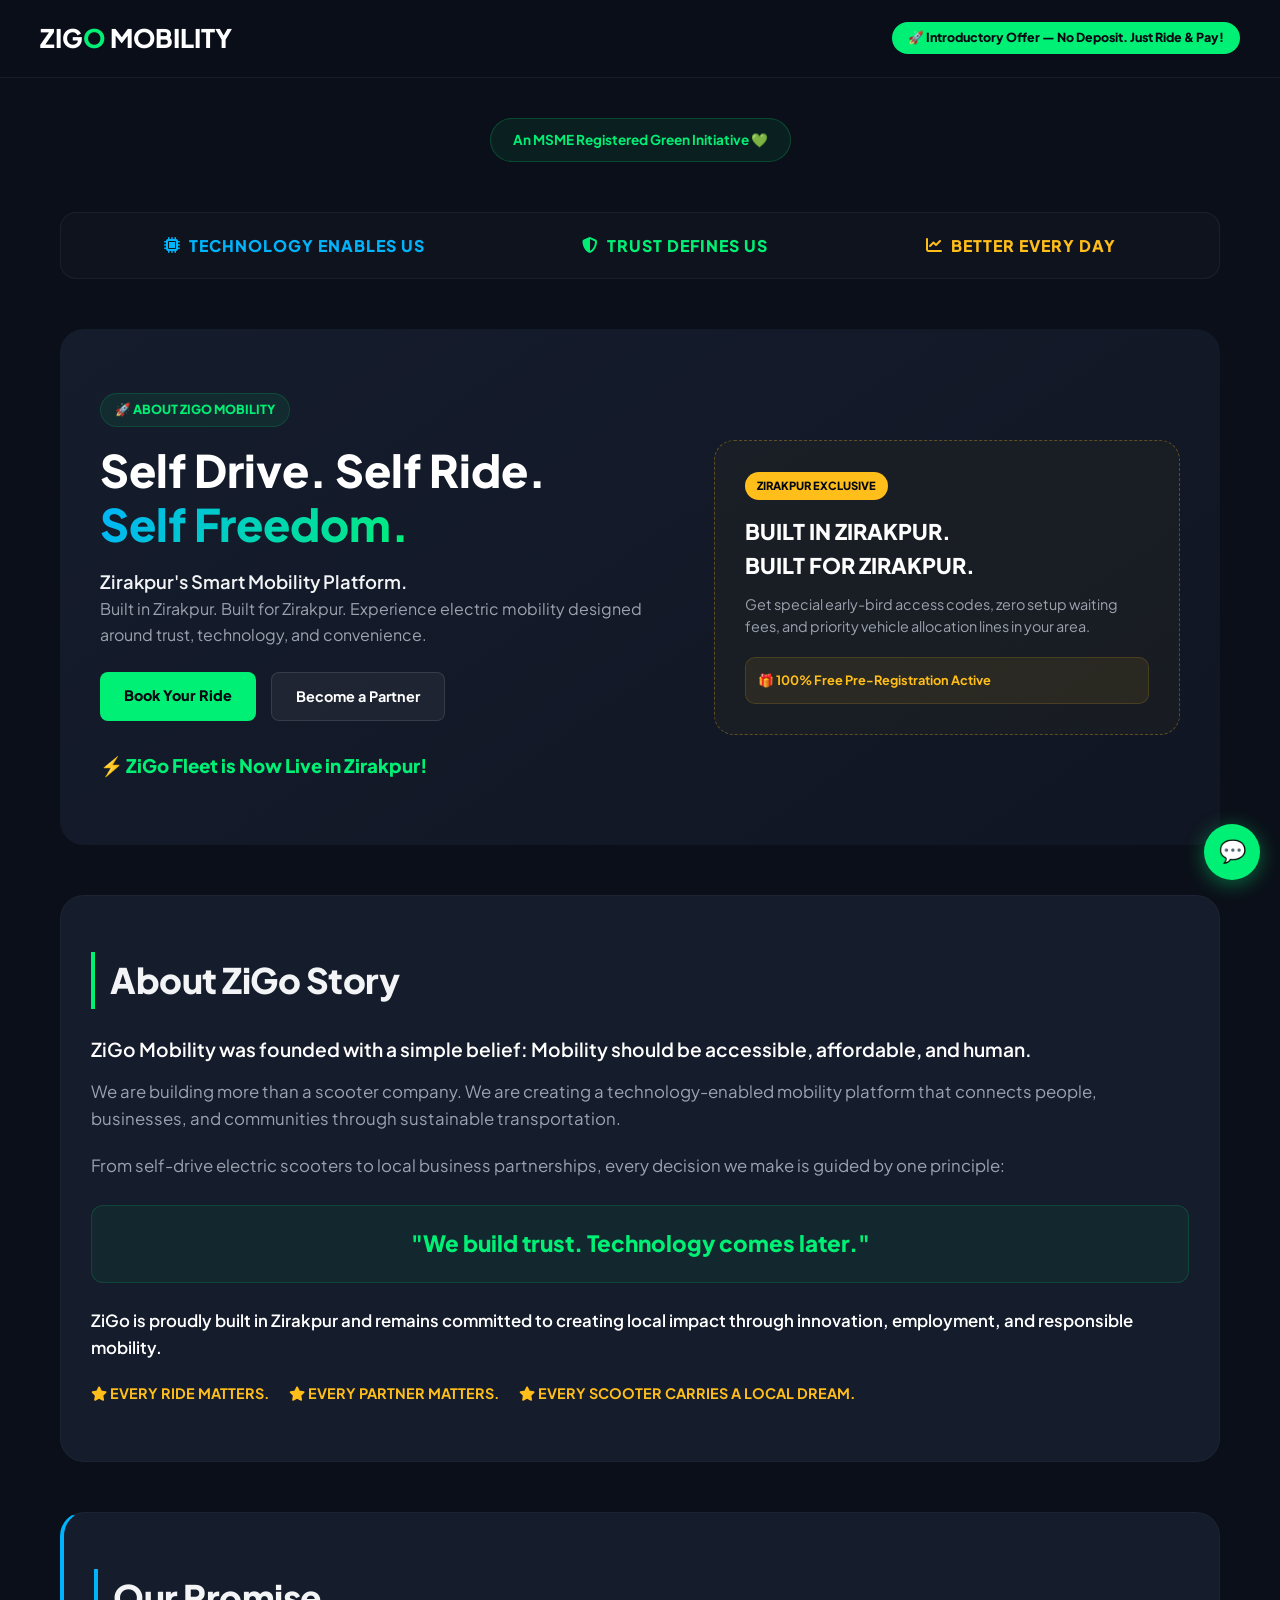
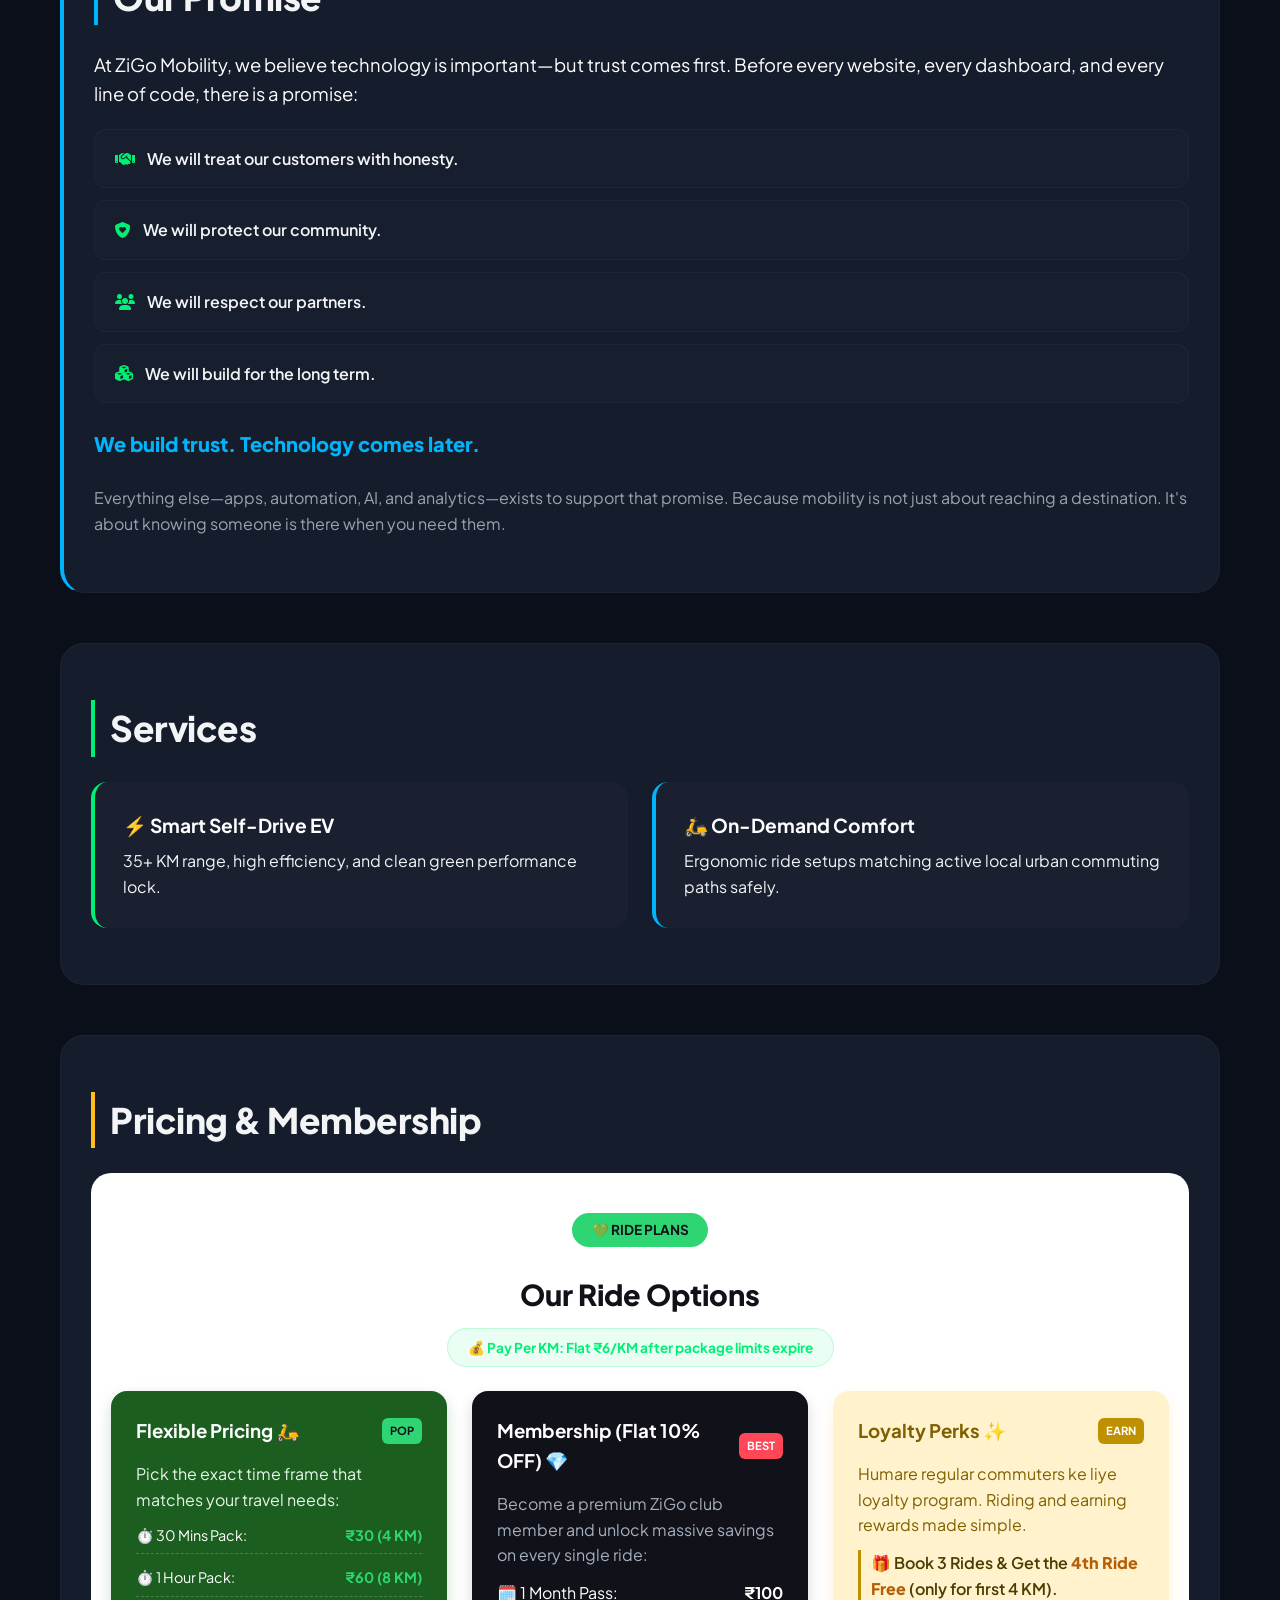
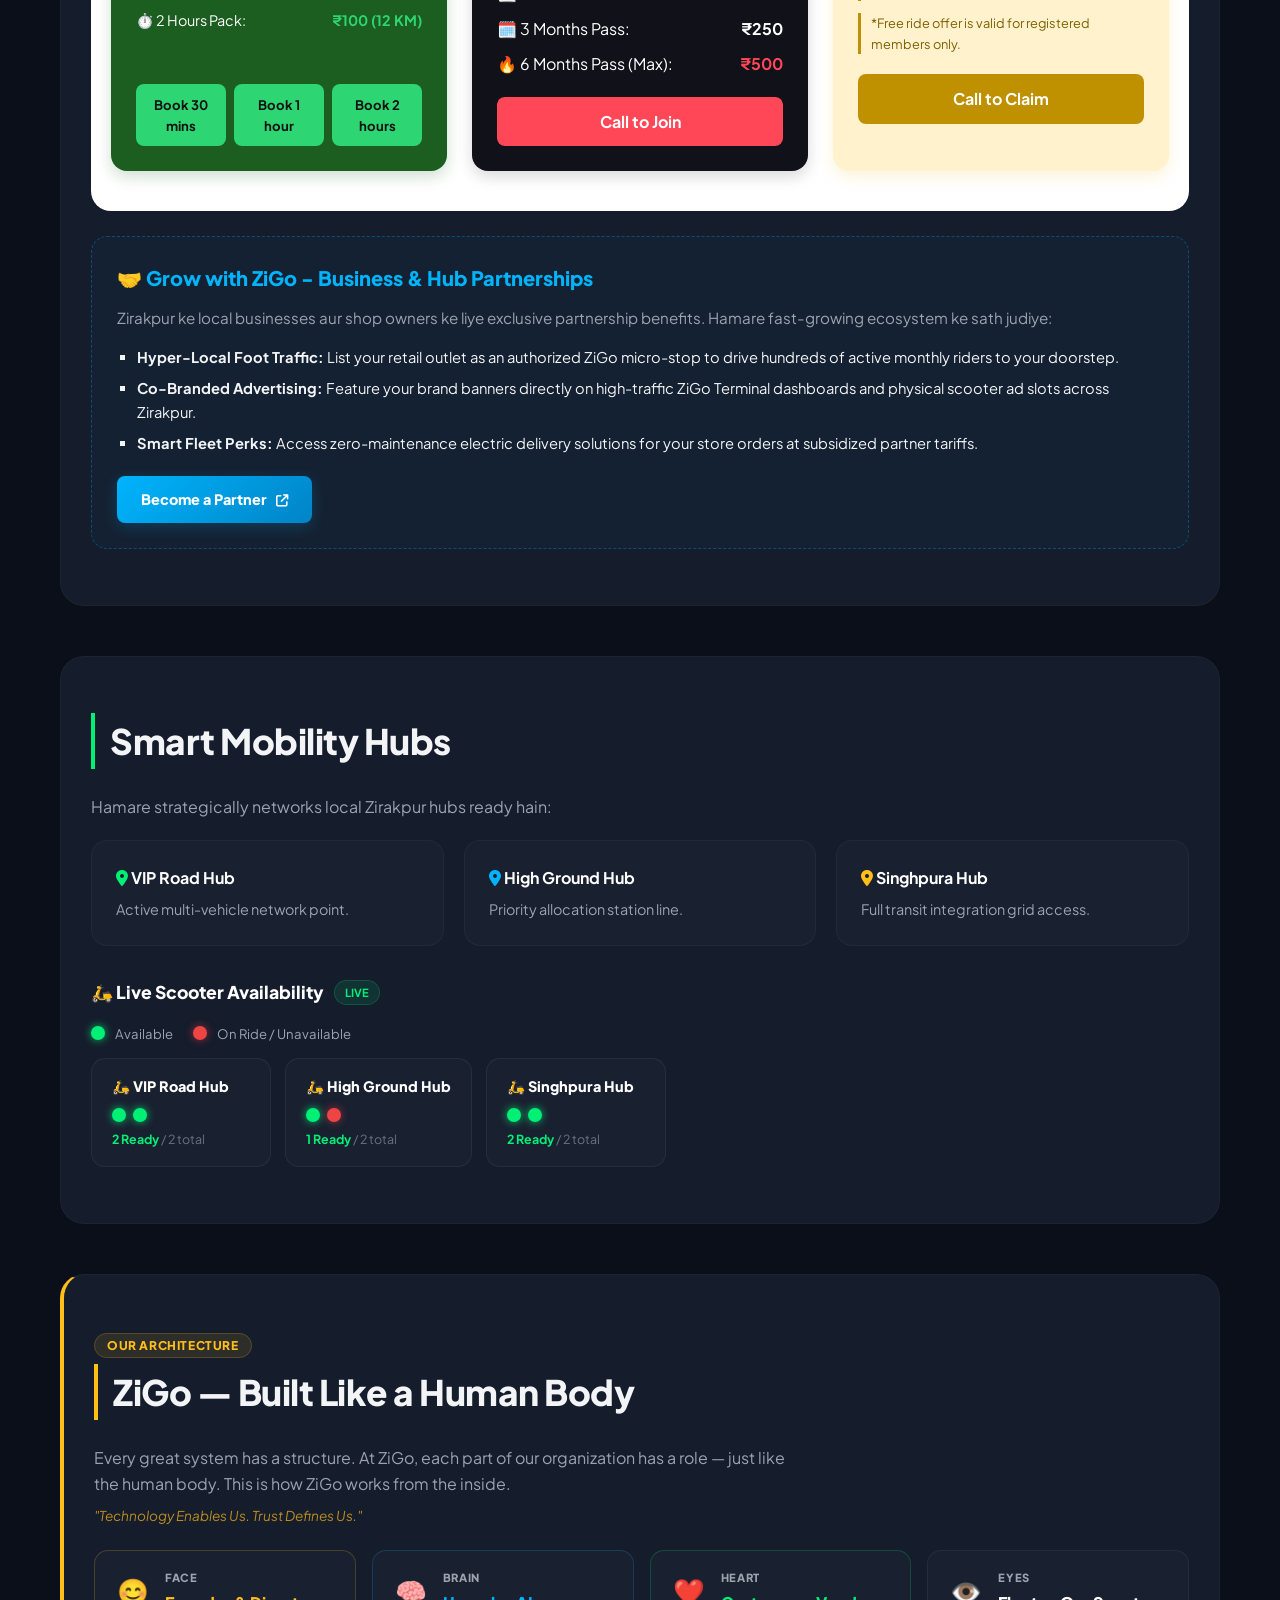
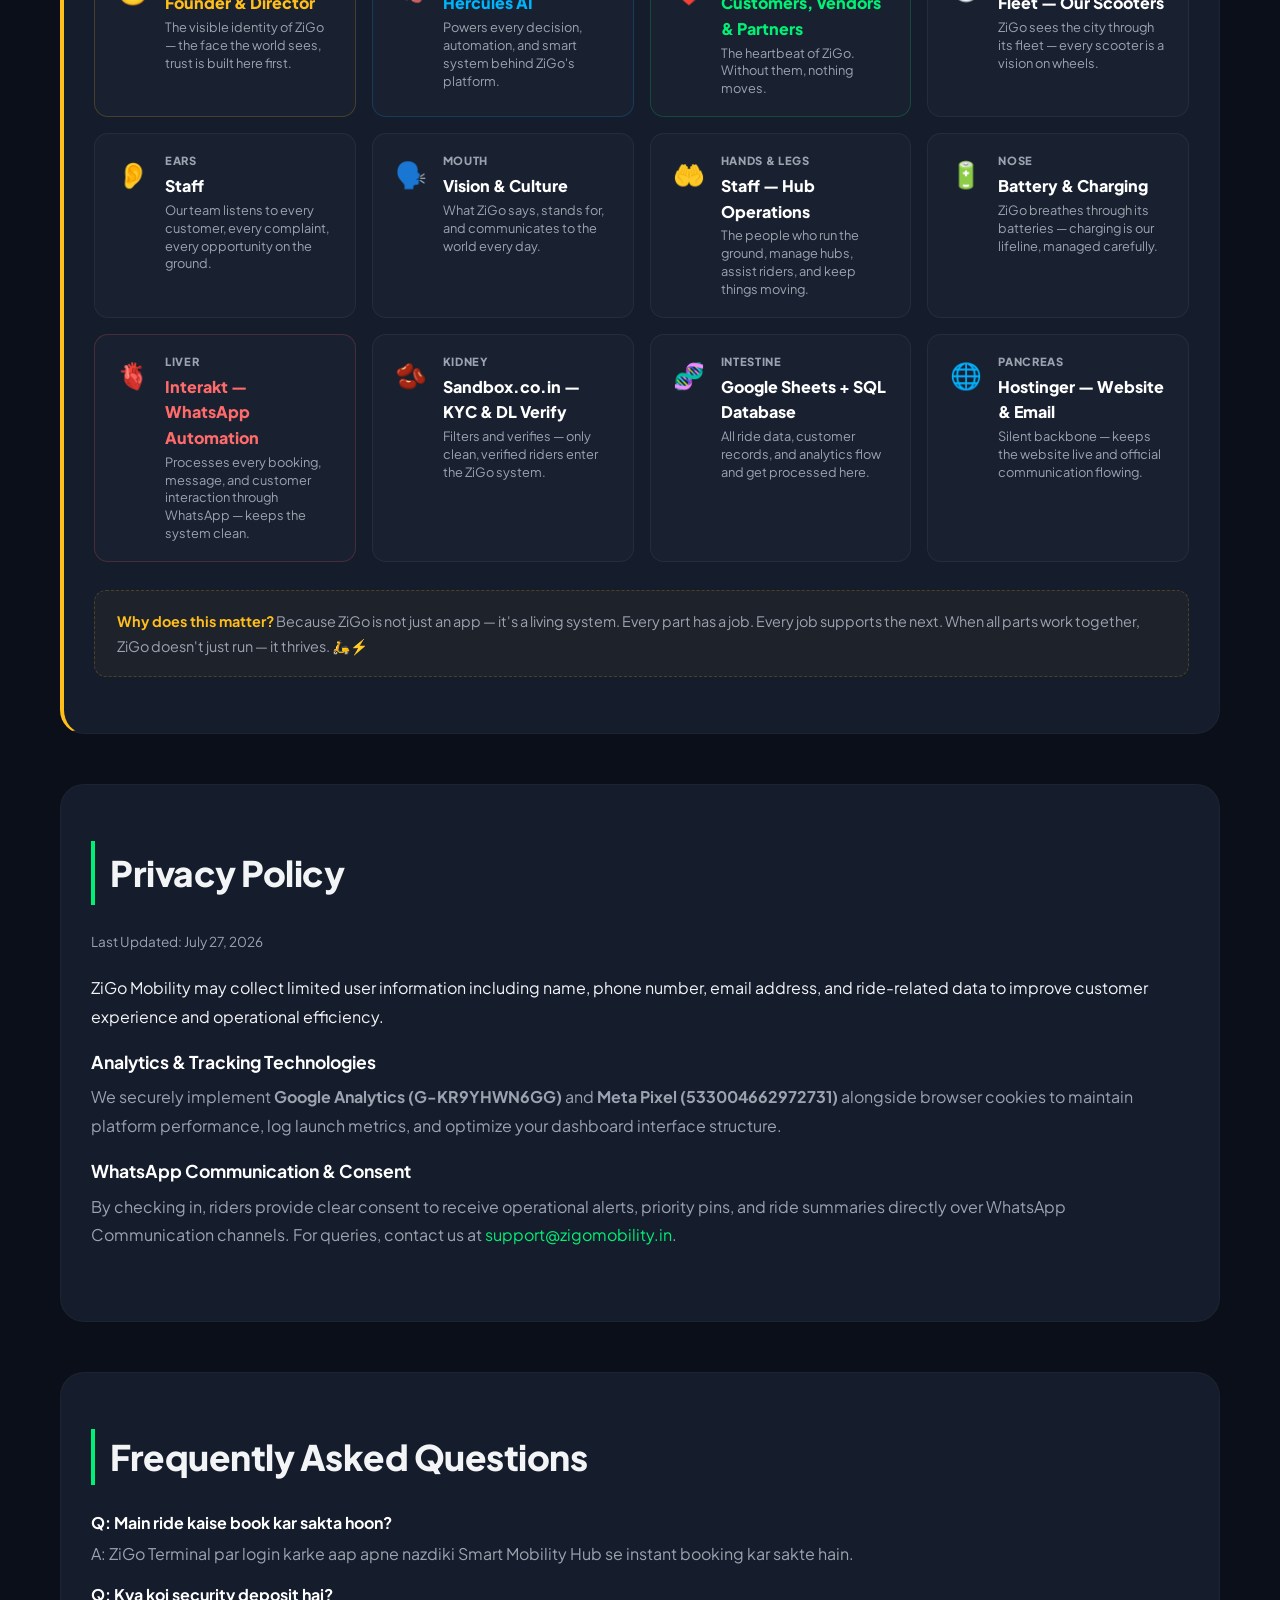
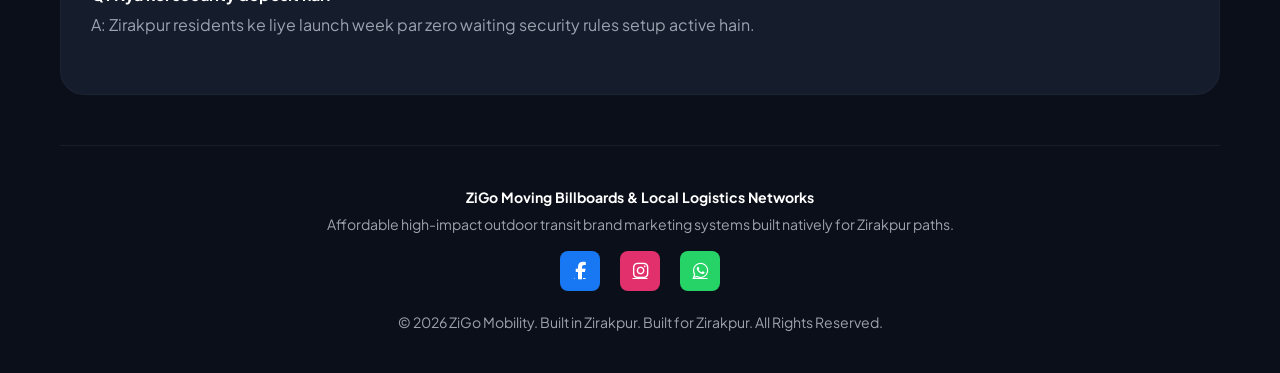
<file: index.html>
<!DOCTYPE html>
<!--
=========================================================
ZiGo Mobility
Version : 4.4 (Scooter Availability + Human Structure Added)
Language: Hindi (Latin) / English Blended
Target Launch Date: August 1, 2026
=========================================================
-->
<html lang="en">
<head>
    <meta charset="UTF-8">
    <meta name="viewport" content="width=device-width, initial-scale=1.0">
    
    <title>ZiGo Mobility — Zirakpur's Smart Mobility Platform</title>
    <meta name="description" content="Zirakpur's Smart Mobility Platform. Built in Zirakpur. Built for Zirakpur. Self-drive electric scooters from Smart Mobility Hubs on VIP Road, High Ground, and Singhpura.">
    <meta name="keywords" content="ZiGo Mobility, electric scooter Zirakpur, self drive EV Zirakpur, bike rental Zirakpur, smart mobility hub, rent scooter VIP road, Singhpura EV hub, High Ground scooter rental">
    <meta name="robots" content="index, follow">

    <meta property="og:type" content="website">
    <meta property="og:url" content="https://www.zigomobility.in/">
    <meta property="og:title" content="ZiGo Mobility — Zirakpur's Smart Mobility Platform">
    <meta property="og:description" content="Zirakpur's Smart Mobility Platform. Built in Zirakpur. Built for Zirakpur. Book your self-drive EV ride from our Smart Mobility Hubs today.">
    <meta property="og:image" content="https://www.zigomobility.in/assets/og-banner.jpg">

    <meta name="twitter:card" content="summary_large_image">
    <meta name="twitter:url" content="https://www.zigomobility.in/">
    <meta name="twitter:title" content="ZiGo Mobility — Zirakpur's Smart Mobility Platform">
    <meta name="twitter:description" content="Self Drive. Self Ride. Self Freedom. Zirakpur's Smart Mobility Platform — Built in Zirakpur. Built for Zirakpur.">
    <meta name="twitter:image" content="https://www.zigomobility.in/assets/og-banner.jpg">

    <meta name="google-site-verification" content="YOUR_GOOGLE_VERIFICATION_CODE_HERE" />
    
    <script async src="https://www.googletagmanager.com/gtag/js?id=G-KR9YHWN6GG"></script>
    <script>
      window.dataLayer = window.dataLayer || [];
      function gtag(){dataLayer.push(arguments);}
      gtag('js', new Date());
      gtag('config', 'G-KR9YHWN6GG');
    </script>

    <link href="https://fonts.googleapis.com/css2?family=Plus+Jakarta+Sans:wght@400;600;700;800&display=swap" rel="stylesheet">
    <link rel="stylesheet" href="https://cdnjs.cloudflare.com/ajax/libs/font-awesome/6.4.0/css/all.min.css">
    
    <script>
        !function(f,b,e,v,n,t,s){
            if(f.fbq) return; n=f.fbq=function(){n.callMethod? n.callMethod.apply(n,arguments):n.queue.push(arguments)};
            if(!f._fbq) f._fbq=n; n.push=n; n.loaded=!0; n.version='2.0'; n.queue=[];
            t=b.createElement(e); t.async=!0; t.src=v; s=b.getElementsByTagName(e)[0]; s.parentNode.insertBefore(t,s);
        }(window, document,'script','https://connect.facebook.net/en_US/fbevents.js');
        fbq('init', '533004662972731');
        fbq('track', 'PageView');
    </script>
    <noscript>
        <img height="1" width="1" style="display:none" src="https://www.facebook.com/tr?id=533004662972731&ev=PageView&noscript=1"/>
    </noscript>

    <style>
        :root {
            --bg-dark: #0b0f19;
            --bg-card: #151c2c;
            --primary-green: #00f076;
            --primary-blue: #00b4fc;
            --accent-gold: #ffbe1a;
            --text-light: #f3f4f6;
            --text-muted: #9ca3af;
        }

        * { margin: 0; padding: 0; box-sizing: border-box; }
        body { 
            font-family: 'Plus Jakarta Sans', sans-serif; 
            background-color: var(--bg-dark); 
            color: var(--text-light); 
            line-height: 1.6; 
        }
        
        .top-ribbon { 
            background: rgba(11, 15, 25, 0.85); 
            backdrop-filter: blur(12px); 
            padding: 18px 24px; 
            position: sticky; 
            top: 0; 
            z-index: 1000; 
            border-bottom: 1px solid rgba(255,255,255,0.06); 
        }
        .nav-container { 
            max-width: 1200px; 
            margin: 0 auto; 
            display: flex; 
            justify-content: space-between; 
            align-items: center; 
        }
        .logo-box { 
            font-size: 1.6rem; 
            font-weight: 800; 
            color: #ffffff; 
            text-decoration: none; 
            text-transform: uppercase; 
        }
        .logo-box span { color: var(--primary-green); }
        
        .main-wrapper { max-width: 1200px; margin: 40px auto; padding: 0 20px; display: flex; flex-direction: column; gap: 50px; }
        
        .intro-banner { 
            background: linear-gradient(145deg, #151c2c 0%, #101623 100%); 
            border-radius: 24px; 
            padding: 4rem 40px; 
            display: flex; 
            justify-content: space-between; 
            align-items: center; 
            flex-wrap: wrap; 
            gap: 30px; 
            text-align: left; 
        }
        .banner-text { flex: 1.3; min-width: 300px; }
        .banner-text h1 { font-size: 2.8rem; font-weight: 800; color: #ffffff; margin-bottom: 16px; line-height: 1.2; }
        .banner-text h1 span { background: linear-gradient(120deg, var(--primary-blue), var(--primary-green)); -webkit-background-clip: text; -webkit-text-fill-color: transparent; }
        
        .motto-bar {
            display: flex;
            justify-content: space-around;
            padding: 20px 30px;
            background: rgba(255,255,255,0.02);
            border: 1px solid rgba(255,255,255,0.05);
            border-radius: 16px;
            flex-wrap: wrap;
            gap: 12px;
        }
        .motto-item { font-weight: 800; text-transform: uppercase; letter-spacing: 1px; display: flex; align-items: center; gap: 8px; }
        .motto-enables { color: var(--primary-blue); }
        .motto-defines { color: var(--primary-green); }
        .motto-everyday { color: var(--accent-gold); }

        .timer-grid { display: flex; gap: 14px; margin-top: 15px; flex-wrap: wrap; }
        .timer-block { 
            background: rgba(11,15,25,0.6); 
            min-width: 75px; 
            padding: 12px; 
            border-radius: 12px; 
            border-bottom: 3px solid var(--primary-green); 
            text-align: center; 
        }
        .timer-number { font-size: 1.7rem; font-weight: 800; color: var(--primary-green); display: block; }
        .timer-label { font-size: 0.65rem; text-transform: uppercase; color: var(--text-muted); }

        .resident-badge-box { 
            flex: 0.9; 
            min-width: 290px; 
            background: rgba(255, 190, 26, 0.03); 
            border: 1px dashed rgba(255, 190, 26, 0.3); 
            border-radius: 20px; 
            padding: 30px; 
        }

        .msme-badge { 
            background: rgba(0, 240, 118, 0.08); 
            color: var(--primary-green); 
            padding: 10px 22px; 
            border-radius: 50px; 
            display: inline-block; 
            font-size: 0.85rem; 
            font-weight: 700; 
            border: 1px solid rgba(0, 240, 118, 0.2);
        }

        .dark-glass-card {
            background: var(--bg-card);
            border-radius: 24px;
            padding: 3.5rem 30px;
            border: 1px solid rgba(255,255,255,0.03);
            text-align: left;
        }

        .section-title {
            font-size: 2.2rem;
            font-weight: 800;
            margin-bottom: 25px;
            letter-spacing: -0.5px;
            position: relative;
            padding-left: 15px;
            border-left: 4px solid var(--primary-green);
        }

        .promise-line {
            background: rgba(255,255,255,0.01);
            border: 1px solid rgba(255,255,255,0.03);
            padding: 16px 20px;
            border-radius: 12px;
            margin-bottom: 12px;
            font-weight: 600;
            display: flex;
            align-items: center;
            gap: 12px;
        }
        .promise-line i { color: var(--primary-green); }

        .hub-grid {
            display: grid;
            grid-template-columns: repeat(auto-fit, minmax(250px, 1fr));
            gap: 20px;
            margin-top: 20px;
        }
        .hub-card {
            background: rgba(255,255,255,0.02);
            border: 1px solid rgba(255,255,255,0.04);
            padding: 24px;
            border-radius: 16px;
            transition: transform 0.3s;
        }
        .hub-card:hover {
            transform: translateY(-5px);
            border-color: var(--primary-blue);
        }

        /* Ride Plans */
        .pay-per-km-badge {
            background: rgba(0, 240, 118, 0.08);
            color: var(--primary-green);
            border: 1px solid rgba(0, 240, 118, 0.2);
            padding: 8px 20px;
            border-radius: 50px;
            font-size: 0.85rem;
            font-weight: 700;
            display: inline-block;
        }
        .plan-btn {
            border: none;
            padding: 10px 14px;
            border-radius: 8px;
            font-weight: 700;
            font-size: 0.82rem;
            cursor: pointer;
            flex: 1;
            transition: opacity 0.2s;
        }
        .plan-btn:hover { opacity: 0.85; }
        .plan-actions {
            display: flex;
            gap: 8px;
            flex-wrap: wrap;
            padding-top: 20px;
        }

        /* Scooter dots */
        .scooter-dot {
            display: inline-block;
            width: 14px;
            height: 14px;
            border-radius: 50%;
            margin-right: 4px;
            vertical-align: middle;
        }
        .dot-green {
            background: #00f076;
            box-shadow: 0 0 8px rgba(0,240,118,0.8);
        }
        .dot-red {
            background: #ef4444;
            box-shadow: 0 0 8px rgba(239,68,68,0.6);
        }

        /* Human Structure grid */
        .body-grid {
            display: grid;
            grid-template-columns: repeat(auto-fit, minmax(220px, 1fr));
            gap: 16px;
            margin-top: 24px;
        }
        .body-part {
            background: rgba(255,255,255,0.02);
            border: 1px solid rgba(255,255,255,0.05);
            border-radius: 14px;
            padding: 18px 20px;
            display: flex;
            align-items: flex-start;
            gap: 14px;
            transition: border-color 0.2s;
        }
        .body-part:hover { border-color: rgba(0,240,118,0.3); }
        .body-icon {
            font-size: 1.6rem;
            min-width: 36px;
            text-align: center;
            margin-top: 2px;
        }
        .body-label { font-size: 0.7rem; font-weight: 800; text-transform: uppercase; letter-spacing: 0.06em; color: var(--text-muted); margin-bottom: 3px; }
        .body-name { font-size: 1rem; font-weight: 800; color: #ffffff; margin-bottom: 3px; }
        .body-desc { font-size: 0.8rem; color: var(--text-muted); line-height: 1.4; }

        /* Mobile responsive */
        @media (max-width: 768px) {
            .intro-banner { padding: 2rem 20px; }
            .banner-text h1 { font-size: 2rem; }
            .section-title { font-size: 1.6rem; }
            .dark-glass-card { padding: 2rem 20px; }
            .motto-bar { flex-direction: column; align-items: flex-start; padding: 16px 20px; }
        }
    </style>
</head>
<body>

    <header class="top-ribbon">
        <div class="nav-container">
            <a href="#" class="logo-box">ZiG<span>o</span> Mobility</a>
            <div style="background: #00f076; color: #040811; padding: 6px 16px; border-radius: 50px; font-size: 0.78rem; font-weight: 800;">🚀 Introductory Offer — No Deposit. Just Ride & Pay!</div>
        </div>
    </header>

    <div class="main-wrapper">
        <center>
            <div class="msme-badge">An MSME Registered Green Initiative 💚</div>
        </center>

        <!-- Mottos -->
        <div class="motto-bar">
            <div class="motto-item motto-enables"><i class="fa-solid fa-microchip"></i> Technology Enables Us</div>
            <div class="motto-item motto-defines"><i class="fa-solid fa-shield-halved"></i> Trust Defines Us</div>
            <div class="motto-item motto-everyday"><i class="fa-solid fa-chart-line"></i> Better Every Day</div>
        </div>

        <!-- 1. HERO -->
        <div class="intro-banner">
            <div class="banner-text">
                <div style="background: rgba(0, 240, 118, 0.08); color: var(--primary-green); border: 1px solid rgba(0, 240, 118, 0.15); padding: 6px 14px; border-radius: 50px; display: inline-block; font-size: 0.78rem; font-weight: 800; margin-bottom: 16px; text-transform: uppercase;">🚀 About ZiGo Mobility</div>
                <h1>Self Drive. Self Ride.<br><span>Self Freedom.</span></h1>
                <p style="margin-top: 12px; font-size: 1.15rem; color: var(--text-light); font-weight: 600;">Zirakpur's Smart Mobility Platform.</p>
                <p style="margin-bottom: 25px; color: var(--text-muted);">Built in Zirakpur. Built for Zirakpur. Experience electric mobility designed around trust, technology, and convenience.</p>

                <div style="display: flex; gap: 15px; margin-bottom: 30px; flex-wrap: wrap;">
                    <a href="https://zigo-bot.onhercules.app/book" style="background: var(--primary-green); color: #040811; border:none; padding: 12px 24px; border-radius: 8px; font-weight: 800; cursor:pointer; font-size: 0.9rem; text-decoration: none; display: inline-block;">Book Your Ride</a>
                    <a href="https://www.zigomobility.in/partners" target="_blank" style="background: rgba(255,255,255,0.05); color: #ffffff; border: 1px solid rgba(255,255,255,0.1); padding: 12px 24px; border-radius: 8px; font-weight: 700; text-decoration: none; font-size: 0.9rem;">Become a Partner</a>
                </div>

                <div id="countdown-container">
                    <span style="font-size: 0.75rem; text-transform: uppercase; font-weight: 700; color: var(--text-muted); letter-spacing: 1px;">⏳ Big Launch Countdown</span>
                    <div class="timer-grid">
                        <div class="timer-block"><span id="days" class="timer-number">00</span><span class="timer-label">Days</span></div>
                        <div class="timer-block"><span id="hours" class="timer-number">00</span><span class="timer-label">Hrs</span></div>
                        <div class="timer-block"><span id="minutes" class="timer-number">00</span><span class="timer-label">Mins</span></div>
                        <div class="timer-block"><span id="seconds" class="timer-number">00</span><span class="timer-label">Secs</span></div>
                    </div>
                </div>
            </div>

            <div class="resident-badge-box">
                <div style="background: var(--accent-gold); color: #040811; padding: 5px 12px; font-size: 0.7rem; font-weight: 800; text-transform: uppercase; border-radius: 20px; display: inline-block;">Zirakpur Exclusive</div>
                <h3 style="color: #ffffff; font-size: 1.35rem; font-weight: 800; margin-top: 15px; margin-bottom: 10px;">BUILT IN ZIRAKPUR.<br>BUILT FOR ZIRAKPUR.</h3>
                <p style="color: var(--text-muted); font-size: 0.9rem; line-height: 1.5;">Get special early-bird access codes, zero setup waiting fees, and priority vehicle allocation lines in your area.</p>
                <div style="margin-top: 20px; font-size: 0.8rem; background: rgba(255, 190, 26, 0.08); border: 1px solid rgba(255, 190, 26, 0.15); padding: 12px; border-radius: 10px; font-weight: bold; color: var(--accent-gold);">🎁 100% Free Pre-Registration Active</div>
            </div>
        </div>

        <!-- 2. ABOUT -->
        <div class="dark-glass-card">
            <h2 class="section-title">About ZiGo Story</h2>
            <p style="font-size: 1.2rem; color: #ffffff; margin-bottom: 15px; font-weight: 600;">ZiGo Mobility was founded with a simple belief: Mobility should be accessible, affordable, and human.</p>
            <p style="color: var(--text-muted); margin-bottom: 20px; font-size: 1.05rem;">We are building more than a scooter company. We are creating a technology-enabled mobility platform that connects people, businesses, and communities through sustainable transportation.</p>
            <p style="color: var(--text-muted); margin-bottom: 25px; font-size: 1.05rem;">From self-drive electric scooters to local business partnerships, every decision we make is guided by one principle:</p>
            <div style="background: rgba(0, 240, 118, 0.05); border: 1px solid rgba(0, 240, 118, 0.15); padding: 20px; border-radius: 12px; margin-bottom: 25px; text-align: center;">
                <h3 style="color: var(--primary-green); font-size: 1.4rem; font-weight: 800;">"We build trust. Technology comes later."</h3>
            </div>
            <p style="color: #ffffff; font-weight: 600; font-size: 1.05rem; margin-bottom: 15px;">ZiGo is proudly built in Zirakpur and remains committed to creating local impact through innovation, employment, and responsible mobility.</p>
            <div style="display: flex; flex-wrap: wrap; gap: 20px; margin-top: 20px; color: var(--accent-gold); font-weight: 700; text-transform: uppercase; font-size: 0.9rem;">
                <div><i class="fa-solid fa-star"></i> Every ride matters.</div>
                <div><i class="fa-solid fa-star"></i> Every partner matters.</div>
                <div><i class="fa-solid fa-star"></i> Every scooter carries a local dream.</div>
            </div>
        </div>

        <!-- 3. PROMISE -->
        <div class="dark-glass-card" style="border-left: 4px solid var(--primary-blue);">
            <h2 class="section-title" style="border-left: 4px solid var(--primary-blue);">Our Promise</h2>
            <p style="font-size: 1.15rem; color: #ffffff; margin-bottom: 20px;">At ZiGo Mobility, we believe technology is important—but trust comes first. Before every website, every dashboard, and every line of code, there is a promise:</p>
            <div class="promise-line"><i class="fa-solid fa-handshake"></i> We will treat our customers with honesty.</div>
            <div class="promise-line"><i class="fa-solid fa-shield-heart"></i> We will protect our community.</div>
            <div class="promise-line"><i class="fa-solid fa-users"></i> We will respect our partners.</div>
            <div class="promise-line"><i class="fa-solid fa-cubes"></i> We will build for the long term.</div>
            <div style="margin: 25px 0; font-size: 1.25rem; font-weight: 800; color: var(--primary-blue);">We build trust. Technology comes later.</div>
            <p style="color: var(--text-muted); font-size: 1rem;">Everything else—apps, automation, AI, and analytics—exists to support that promise. Because mobility is not just about reaching a destination. It's about knowing someone is there when you need them.</p>
        </div>

        <!-- 4. SERVICES -->
        <div class="dark-glass-card">
            <h2 class="section-title">Services</h2>
            <div style="display: grid; grid-template-columns: repeat(auto-fit, minmax(280px, 1fr)); gap: 24px;">
                <div style="background: rgba(255,255,255,0.02); padding:28px; border-radius:16px; border-left:4px solid var(--primary-green);">
                    <strong style="display:block; margin-bottom:8px; color:#ffffff; font-size:1.2rem;">⚡ Smart Self-Drive EV</strong>35+ KM range, high efficiency, and clean green performance lock.
                </div>
                <div style="background: rgba(255,255,255,0.02); padding:28px; border-radius:16px; border-left:4px solid var(--primary-blue);">
                    <strong style="display:block; margin-bottom:8px; color:#ffffff; font-size:1.2rem;">🛵 On-Demand Comfort</strong>Ergonomic ride setups matching active local urban commuting paths safely.
                </div>
            </div>
        </div>

        <!-- 5. PRICING, MEMBERSHIP & LOYALTY -->
        <div class="dark-glass-card">
            <h2 class="section-title" style="border-left: 4px solid var(--accent-gold);">Pricing & Membership</h2>

            <!-- Ride Plans embed -->
            <div id="membership-loyalty" style="background:#ffffff; border-radius:20px; padding:2.5rem 20px; width:100%; margin:10px 0;">
                <div style="width:100%; display:flex; justify-content:center; margin-bottom:1.5rem;">
                    <div style="background:#2ed573; color:#111119; padding:0.4rem 1.2rem; border-radius:50px; font-weight:700; text-transform:uppercase; font-size:0.85rem;">💚 Ride Plans</div>
                </div>
                <h2 style="font-size:1.8rem; font-weight:800; color:#111119; margin-bottom:10px; text-align:center;">Our Ride Options</h2>

                <div style="width:100%; display:flex; justify-content:center; margin-bottom:1.5rem;">
                    <div class="pay-per-km-badge">💰 Pay Per KM: Flat ₹6/KM after package limits expire</div>
                </div>

                <div style="display:flex; flex-wrap:wrap; gap:25px; justify-content:center;">

                    <!-- Flexible card -->
                    <div style="flex:1; min-width:280px; max-width:360px; background:#1b5e20; color:#fff; padding:25px; border-radius:16px; box-shadow:0 6px 15px rgba(27,94,32,0.2); display:flex; flex-direction:column;">
                        <div>
                            <div style="display:flex; justify-content:space-between; align-items:center; margin-bottom:15px;">
                                <h3 style="margin:0;">Flexible Pricing 🛵</h3>
                                <span style="background:#2ed573; color:#111; padding:4px 8px; border-radius:6px; font-size:0.7rem; font-weight:bold;">POP</span>
                            </div>
                            <p style="color:#e8f5e9;">Pick the exact time frame that matches your travel needs:</p>
                            <ul style="list-style:none; padding:0; margin:12px 0 0; font-size:0.9rem; display:flex; flex-direction:column; gap:12px;">
                                <li style="border-bottom:1px dashed rgba(255,255,255,0.2); padding-bottom:6px;"><div style="display:flex;justify-content:space-between;"><span>⏱️ 30 Mins Pack:</span><strong style="color:#2ed573">₹30 (4 KM)</strong></div></li>
                                <li style="border-bottom:1px dashed rgba(255,255,255,0.2); padding-bottom:6px;"><div style="display:flex;justify-content:space-between;"><span>⏱️ 1 Hour Pack:</span><strong style="color:#2ed573">₹60 (8 KM)</strong></div></li>
                                <li style="padding-bottom:4px;"><div style="display:flex;justify-content:space-between;"><span>⏱️ 2 Hours Pack:</span><strong style="color:#2ed573">₹100 (12 KM)</strong></div></li>
                            </ul>
                        </div>
                        <div class="plan-actions" style="margin-top: auto;">
                            <a href="https://zigo-bot.onhercules.app/book" class="plan-btn" style="background:#2ed573;color:#111; text-decoration:none; text-align:center;">Book 30 mins</a>
                            <a href="https://zigo-bot.onhercules.app/book" class="plan-btn" style="background:#2ed573;color:#111; text-decoration:none; text-align:center;">Book 1 hour</a>
                            <a href="https://zigo-bot.onhercules.app/book" class="plan-btn" style="background:#2ed573;color:#111; text-decoration:none; text-align:center;">Book 2 hours</a>
                        </div>
                    </div>

                    <!-- Membership card -->
                    <div style="flex:1; min-width:280px; max-width:360px; background:#111119; color:#fff; padding:25px; border-radius:16px; box-shadow:0 6px 15px rgba(0,0,0,0.15); display:flex; flex-direction:column;">
                        <div>
                            <div style="display:flex; justify-content:space-between; align-items:center; margin-bottom:15px;">
                                <h3 style="margin:0;">Membership (Flat 10% OFF) 💎</h3>
                                <span style="background:#ff4757;color:#fff; padding:4px 8px; border-radius:6px; font-size:0.7rem; font-weight:bold;">BEST</span>
                            </div>
                            <p style="color:#a4b0be;">Become a premium ZiGo club member and unlock massive savings on every single ride:</p>
                            <ul style="list-style:none; padding:0; margin:12px 0 0; display:flex; flex-direction:column; gap:10px;">
                                <li style="display:flex; justify-content:space-between;"><span>🗓️ 1 Month Pass:</span><strong>₹100</strong></li>
                                <li style="display:flex; justify-content:space-between;"><span>🗓️ 3 Months Pass:</span><strong>₹250</strong></li>
                                <li style="display:flex; justify-content:space-between;"><span>🔥 6 Months Pass (Max):</span><strong style="color:#ff4757;">₹500</strong></li>
                            </ul>
                        </div>
                        <a href="tel:7696832969" style="text-decoration:none; display:block; background:#ff4757; color:#fff; text-align:center; padding:12px; border-radius:8px; font-weight:700; margin-top:auto; margin-top:20px;">Call to Join</a>
                    </div>

                    <!-- Loyalty card -->
                    <div style="flex:1; min-width:280px; max-width:360px; background:#fff2cc; color:#7f6000; padding:25px; border-radius:16px; box-shadow:0 6px 15px rgba(230,184,0,0.15); display:flex; flex-direction:column;">
                        <div>
                            <div style="display:flex; justify-content:space-between; align-items:center; margin-bottom:15px;">
                                <h3 style="margin:0;">Loyalty Perks ✨</h3>
                                <span style="background:#bf9000;color:#fff; padding:4px 8px; border-radius:6px; font-size:0.7rem; font-weight:bold;">EARN</span>
                            </div>
                            <p style="color:#7f6000;">Humare regular commuters ke liye loyalty program. Riding and earning rewards made simple.</p>
                            <ul style="list-style:none; padding:0; margin:12px 0 0; display:flex; flex-direction:column; gap:12px; color:#4c3c00; font-weight:600;">
                                <li style="border-left:3px solid #bf9000; padding-left:10px;">🎁 Book 3 Rides & Get the <span style="color:#b45f06; font-weight:800;">4th Ride Free</span> (only for first 4 KM).</li>
                                <li style="border-left:3px solid #bf9000; padding-left:10px; font-size:0.8rem; color:#7f6000; font-weight:normal;">*Free ride offer is valid for registered members only.</li>
                            </ul>
                        </div>
                        <a href="tel:7696832969" style="text-decoration:none; display:block; background:#bf9000; color:#fff; text-align:center; padding:12px; border-radius:8px; font-weight:700; margin-top:20px;">Call to Claim</a>
                    </div>

                </div>
            </div>

            <!-- Business Partnerships -->
            <div style="background: rgba(0, 180, 252, 0.03); border: 1px dashed rgba(0, 180, 252, 0.3); padding: 25px; border-radius: 16px; margin-top: 25px;">
                <h4 style="color: var(--primary-blue); font-size: 1.25rem; margin-bottom: 12px; font-weight: 800;">🤝 Grow with ZiGo - Business & Hub Partnerships</h4>
                <p style="color: var(--text-muted); margin-bottom: 15px; font-size: 0.95rem;">Zirakpur ke local businesses aur shop owners ke liye exclusive partnership benefits. Hamare fast-growing ecosystem ke sath judiye:</p>
                <ul style="margin-left: 20px; margin-bottom: 20px; color: var(--text-light); display: flex; flex-direction: column; gap: 8px; font-size: 0.92rem; list-style-type: square;">
                    <li><strong>Hyper-Local Foot Traffic:</strong> List your retail outlet as an authorized ZiGo micro-stop to drive hundreds of active monthly riders to your doorstep.</li>
                    <li><strong>Co-Branded Advertising:</strong> Feature your brand banners directly on high-traffic ZiGo Terminal dashboards and physical scooter ad slots across Zirakpur.</li>
                    <li><strong>Smart Fleet Perks:</strong> Access zero-maintenance electric delivery solutions for your store orders at subsidized partner tariffs.</li>
                </ul>
                <a href="https://www.zigomobility.in/partners" target="_blank" style="background: linear-gradient(135deg, var(--primary-blue) 0%, #0084c7 100%); color: #ffffff; padding: 12px 24px; border-radius: 8px; font-weight: 800; text-decoration: none; font-size: 0.9rem; display: inline-block; box-shadow: 0 4px 15px rgba(0, 180, 252, 0.2);">
                    Become a Partner <i class="fa-solid fa-arrow-up-right-from-square" style="font-size: 0.78rem; margin-left: 6px;"></i>
                </a>
            </div>
        </div>

        <!-- 6. SMART MOBILITY HUBS + LIVE SCOOTER AVAILABILITY -->
        <div class="dark-glass-card">
            <h2 class="section-title">Smart Mobility Hubs</h2>
            <p style="color: var(--text-muted); margin-bottom: 20px;">Hamare strategically networks local Zirakpur hubs ready hain:</p>
            <div class="hub-grid">
                <div class="hub-card">
                    <h4 style="color: #ffffff; margin-bottom: 8px;"><i class="fa-solid fa-location-dot" style="color:var(--primary-green)"></i> VIP Road Hub</h4>
                    <p style="font-size:0.9rem; color: var(--text-muted);">Active multi-vehicle network point.</p>
                </div>
                <div class="hub-card">
                    <h4 style="color: #ffffff; margin-bottom: 8px;"><i class="fa-solid fa-location-dot" style="color:var(--primary-blue)"></i> High Ground Hub</h4>
                    <p style="font-size:0.9rem; color: var(--text-muted);">Priority allocation station line.</p>
                </div>
                <div class="hub-card">
                    <h4 style="color: #ffffff; margin-bottom: 8px;"><i class="fa-solid fa-location-dot" style="color:var(--accent-gold)"></i> Singhpura Hub</h4>
                    <p style="font-size:0.9rem; color: var(--text-muted);">Full transit integration grid access.</p>
                </div>
            </div>

            <!-- ===== LIVE SCOOTER AVAILABILITY ===== -->
            <!-- TO UPDATE: Change data-available="X" for each hub below -->
            <!-- data-available = scooters ready to ride right now -->
            <!-- data-total = total scooters at that hub -->
            <div style="margin-top: 32px;">
                <div style="display: flex; align-items: center; gap: 10px; margin-bottom: 16px;">
                    <h3 style="color: #ffffff; font-size: 1.1rem; font-weight: 800;">🛵 Live Scooter Availability</h3>
                    <span style="background: rgba(0,240,118,0.1); color: var(--primary-green); font-size: 0.7rem; font-weight: 700; padding: 3px 10px; border-radius: 20px; border: 1px solid rgba(0,240,118,0.2);">LIVE</span>
                </div>
                <div style="display: flex; gap: 6px; align-items: center; margin-bottom: 14px;">
                    <span class="scooter-dot dot-green"></span><span style="color: var(--text-muted); font-size: 0.82rem; margin-right: 14px;">Available</span>
                    <span class="scooter-dot dot-red"></span><span style="color: var(--text-muted); font-size: 0.82rem;">On Ride / Unavailable</span>
                </div>

                <div style="display: flex; flex-wrap: wrap; gap: 14px;" id="scooter-hub-container">

                    <!-- HUB 1: VIP Road — update data-available to change dots -->
                    <div class="hub-availability-card" data-hub="VIP Road Hub" data-available="2" data-total="2"
                        style="background: rgba(255,255,255,0.02); border: 1px solid rgba(255,255,255,0.06); border-radius: 14px; padding: 16px 20px; min-width: 180px;">
                    </div>

                    <!-- HUB 2: High Ground — update data-available to change dots -->
                    <div class="hub-availability-card" data-hub="High Ground Hub" data-available="1" data-total="2"
                        style="background: rgba(255,255,255,0.02); border: 1px solid rgba(255,255,255,0.06); border-radius: 14px; padding: 16px 20px; min-width: 180px;">
                    </div>

                    <!-- HUB 3: Singhpura — update data-available to change dots -->
                    <div class="hub-availability-card" data-hub="Singhpura Hub" data-available="2" data-total="2"
                        style="background: rgba(255,255,255,0.02); border: 1px solid rgba(255,255,255,0.06); border-radius: 14px; padding: 16px 20px; min-width: 180px;">
                    </div>

                </div>
            </div>
            <!-- ===== END SCOOTER AVAILABILITY ===== -->
        </div>

        <!-- 7. ZIGO HUMAN STRUCTURE -->
        <div class="dark-glass-card" style="border-left: 4px solid var(--accent-gold);">
            <div style="margin-bottom: 8px;">
                <span style="background: rgba(255,190,26,0.1); color: var(--accent-gold); font-size: 0.75rem; font-weight: 800; padding: 4px 12px; border-radius: 20px; border: 1px solid rgba(255,190,26,0.2); text-transform: uppercase; letter-spacing: 0.05em;">Our Architecture</span>
            </div>
            <h2 class="section-title" style="border-left: 4px solid var(--accent-gold);">ZiGo — Built Like a Human Body</h2>
            <p style="color: var(--text-muted); font-size: 1rem; margin-bottom: 8px; max-width: 700px;">Every great system has a structure. At ZiGo, each part of our organization has a role — just like the human body. This is how ZiGo works from the inside.</p>
            <p style="color: rgba(255,190,26,0.7); font-size: 0.85rem; font-style: italic; margin-bottom: 4px;">"Technology Enables Us. Trust Defines Us."</p>

            <div class="body-grid">

                <div class="body-part" style="border-color: rgba(255,190,26,0.2);">
                    <div class="body-icon">😊</div>
                    <div>
                        <div class="body-label">Face</div>
                        <div class="body-name" style="color: var(--accent-gold);">Founder & Director</div>
                        <div class="body-desc">The visible identity of ZiGo — the face the world sees, trust is built here first.</div>
                    </div>
                </div>

                <div class="body-part" style="border-color: rgba(0,180,252,0.2);">
                    <div class="body-icon">🧠</div>
                    <div>
                        <div class="body-label">Brain</div>
                        <div class="body-name" style="color: var(--primary-blue);">Hercules AI</div>
                        <div class="body-desc">Powers every decision, automation, and smart system behind ZiGo's platform.</div>
                    </div>
                </div>

                <div class="body-part" style="border-color: rgba(0,240,118,0.2);">
                    <div class="body-icon">❤️</div>
                    <div>
                        <div class="body-label">Heart</div>
                        <div class="body-name" style="color: var(--primary-green);">Customers, Vendors & Partners</div>
                        <div class="body-desc">The heartbeat of ZiGo. Without them, nothing moves.</div>
                    </div>
                </div>

                <div class="body-part">
                    <div class="body-icon">👁️</div>
                    <div>
                        <div class="body-label">Eyes</div>
                        <div class="body-name">Fleet — Our Scooters</div>
                        <div class="body-desc">ZiGo sees the city through its fleet — every scooter is a vision on wheels.</div>
                    </div>
                </div>

                <div class="body-part">
                    <div class="body-icon">👂</div>
                    <div>
                        <div class="body-label">Ears</div>
                        <div class="body-name">Staff</div>
                        <div class="body-desc">Our team listens to every customer, every complaint, every opportunity on the ground.</div>
                    </div>
                </div>

                <div class="body-part">
                    <div class="body-icon">🗣️</div>
                    <div>
                        <div class="body-label">Mouth</div>
                        <div class="body-name">Vision & Culture</div>
                        <div class="body-desc">What ZiGo says, stands for, and communicates to the world every day.</div>
                    </div>
                </div>

                <div class="body-part">
                    <div class="body-icon">🤲</div>
                    <div>
                        <div class="body-label">Hands & Legs</div>
                        <div class="body-name">Staff — Hub Operations</div>
                        <div class="body-desc">The people who run the ground, manage hubs, assist riders, and keep things moving.</div>
                    </div>
                </div>

                <div class="body-part">
                    <div class="body-icon">🔋</div>
                    <div>
                        <div class="body-label">Nose</div>
                        <div class="body-name">Battery & Charging</div>
                        <div class="body-desc">ZiGo breathes through its batteries — charging is our lifeline, managed carefully.</div>
                    </div>
                </div>

                <div class="body-part" style="border-color: rgba(255,100,100,0.2);">
                    <div class="body-icon">🫀</div>
                    <div>
                        <div class="body-label">Liver</div>
                        <div class="body-name" style="color: #ff6b6b;">Interakt — WhatsApp Automation</div>
                        <div class="body-desc">Processes every booking, message, and customer interaction through WhatsApp — keeps the system clean.</div>
                    </div>
                </div>

                <div class="body-part">
                    <div class="body-icon">🫘</div>
                    <div>
                        <div class="body-label">Kidney</div>
                        <div class="body-name">Sandbox.co.in — KYC & DL Verify</div>
                        <div class="body-desc">Filters and verifies — only clean, verified riders enter the ZiGo system.</div>
                    </div>
                </div>

                <div class="body-part">
                    <div class="body-icon">🧬</div>
                    <div>
                        <div class="body-label">Intestine</div>
                        <div class="body-name">Google Sheets + SQL Database</div>
                        <div class="body-desc">All ride data, customer records, and analytics flow and get processed here.</div>
                    </div>
                </div>

                <div class="body-part">
                    <div class="body-icon">🌐</div>
                    <div>
                        <div class="body-label">Pancreas</div>
                        <div class="body-name">Hostinger — Website & Email</div>
                        <div class="body-desc">Silent backbone — keeps the website live and official communication flowing.</div>
                    </div>
                </div>

            </div>

            <div style="margin-top: 28px; background: rgba(255,190,26,0.04); border: 1px dashed rgba(255,190,26,0.2); padding: 18px 22px; border-radius: 12px; color: var(--text-muted); font-size: 0.9rem; line-height: 1.7;">
                <strong style="color: var(--accent-gold);">Why does this matter?</strong> Because ZiGo is not just an app — it's a living system. Every part has a job. Every job supports the next. When all parts work together, ZiGo doesn't just run — it thrives. 🛵⚡
            </div>
        </div>

        <!-- 8. PRIVACY POLICY -->
        <div class="dark-glass-card" style="line-height: 1.8;">
            <h2 class="section-title">Privacy Policy</h2>
            <p style="color: var(--text-muted); font-size: 0.85rem; margin-bottom: 20px;">Last Updated: July 27, 2026</p>
            <p style="margin-bottom: 15px;">ZiGo Mobility may collect limited user information including name, phone number, email address, and ride-related data to improve customer experience and operational efficiency.</p>
            <h3 style="color: #ffffff; margin-top:15px; margin-bottom: 5px; font-size: 1.1rem;">Analytics & Tracking Technologies</h3>
            <p style="color: var(--text-muted); margin-bottom: 10px;">We securely implement <strong>Google Analytics (G-KR9YHWN6GG)</strong> and <strong>Meta Pixel (533004662972731)</strong> alongside browser cookies to maintain platform performance, log launch metrics, and optimize your dashboard interface structure.</p>
            <h3 style="color: #ffffff; margin-top:15px; margin-bottom: 5px; font-size: 1.1rem;">WhatsApp Communication & Consent</h3>
            <p style="color: var(--text-muted); margin-bottom: 15px;">By checking in, riders provide clear consent to receive operational alerts, priority pins, and ride summaries directly over WhatsApp Communication channels. For queries, contact us at <a href="mailto:support@zigomobility.in" style="color: var(--primary-green); text-decoration:none;">support@zigomobility.in</a>.</p>
        </div>

        <!-- 9. FAQ -->
        <div class="dark-glass-card">
            <h2 class="section-title">Frequently Asked Questions</h2>
            <div style="margin-bottom: 15px;">
                <strong style="color: #ffffff; display: block; margin-bottom: 5px;">Q: Main ride kaise book kar sakta hoon?</strong>
                <p style="color: var(--text-muted);">A: ZiGo Terminal par login karke aap apne nazdiki Smart Mobility Hub se instant booking kar sakte hain.</p>
            </div>
            <div>
                <strong style="color: #ffffff; display: block; margin-bottom: 5px;">Q: Kya koi security deposit hai?</strong>
                <p style="color: var(--text-muted);">A: Zirakpur residents ke liye launch week par zero waiting security rules setup active hain.</p>
            </div>
        </div>

        <!-- 10. FOOTER -->
        <footer style="border-top: 1px solid rgba(255,255,255,0.06); padding-top: 40px; text-align: center; color: var(--text-muted); font-size: 0.88rem;">
            <p style="font-weight: 700; color:#ffffff; margin-bottom:5px;">ZiGo Moving Billboards & Local Logistics Networks</p>
            <p style="margin-bottom: 15px;">Affordable high-impact outdoor transit brand marketing systems built natively for Zirakpur paths.</p>
            <div style="display: flex; gap: 20px; justify-content: center; margin-bottom: 20px;">
                <a href="https://www.facebook.com/profile.php?id=61591189821946" target="_blank" style="width:40px;height:40px;border-radius:8px;background:#1877f2;display:inline-flex;align-items:center;justify-content:center;color:#fff;font-size:1.1rem;"><i class="fab fa-facebook-f"></i></a>
                <a href="https://www.instagram.com/zigomobility?igsh=ZjQxcTlrdWRjbXg%3D" target="_blank" style="width:40px;height:40px;border-radius:8px;background:#E1306C;display:inline-flex;align-items:center;justify-content:center;color:#fff;font-size:1.1rem;"><i class="fab fa-instagram"></i></a>
                <a href="https://wa.me/917696832969" target="_blank" style="width:40px;height:40px;border-radius:8px;background:#25D366;display:inline-flex;align-items:center;justify-content:center;color:#fff;font-size:1.1rem;"><i class="fab fa-whatsapp"></i></a>
            </div>
            <p>© 2026 ZiGo Mobility. Built in Zirakpur. Built for Zirakpur. All Rights Reserved.</p>
        </footer>

    </div>

    <!-- TERMS MODAL -->
    <div id="zigo-terms-modal" style="display: none; position: fixed; top: 0; left: 0; width: 100%; height: 100%; background: rgba(4, 8, 17, 0.9); z-index: 2000; align-items: center; justify-content: center; padding: 20px;">
        <div style="background: var(--bg-card); border: 1px solid rgba(255, 255, 255, 0.08); width: 100%; max-width: 650px; border-radius: 24px; padding: 35px; display: flex; flex-direction: column; max-height: 85vh;">
            <div style="margin-bottom: 20px;">
                <h3 style="font-size: 1.6rem; font-weight: 800; color: #ffffff; display: flex; align-items: center; gap: 10px;"><i class="fa-solid fa-file-signature" style="color: var(--primary-green);"></i> Rider Agreement & Terms</h3>
            </div>
            <div style="overflow-y: auto; flex: 1; margin-bottom: 25px; border-bottom: 1px solid rgba(255,255,255,0.06); border-top: 1px solid rgba(255,255,255,0.06); padding: 15px 0; font-size: 0.92rem; color: var(--text-muted); line-height: 1.7;">
                <strong style="color: #ffffff; display: block; margin-bottom: 5px;">1. Eligibility & Driver Verification</strong>
                <p style="margin-bottom: 12px;">The user must possess a valid Indian Driving Licence and verify their profile safely via the ZiGo Terminal.</p>
                <strong style="color: #ffffff; display: block; margin-top: 15px; margin-bottom: 5px;">2. Vehicle Operations & Boundaries</strong>
                <p style="margin-bottom: 12px;">Riders agree to operate the vehicle responsibly and strictly within the designated municipal operational boundaries of Zirakpur.</p>
                <strong style="color: #ffffff; display: block; margin-top: 15px; margin-bottom: 5px;">3. Smart Hub Parking Compliance</strong>
                <p style="margin-bottom: 12px;">Vehicles must be safely checked in and parked exclusively at designated Smart Mobility Hub locations (VIP Road, High Ground, or Singhpura Hubs).</p>
                <strong style="color: #ffffff; display: block; margin-top: 15px; margin-bottom: 5px;">4. ⏱ Grace Period & Package Rollover</strong>
                <p style="margin-bottom: 12px;">Dropping off after your package timeline automatically upgrades your booking to the next applicable package base fare. Extra KMs are strictly charged at <strong style="color: var(--accent-gold);">₹6/KM</strong>.</p>
                <strong style="color: #ffffff; display: block; margin-top: 15px; margin-bottom: 5px;">5. ⚠️ Overtime Surcharge</strong>
                <p style="margin-bottom: 12px;">A flat fee of <strong style="color: var(--accent-gold);">₹50/Hour</strong> kicks in for delays exceeding 2 hours, in addition to the standard <strong style="color: var(--accent-gold);">₹6/KM</strong> extra distance rate.</p>
            </div>
            <div style="display: flex; flex-direction: column; gap: 15px;">
                <label style="display: flex; align-items: flex-start; gap: 12px; cursor: pointer; color: #ffffff; font-weight: 600; font-size: 0.9rem;">
                    <input type="checkbox" id="terms-accept-checkbox" style="width: 18px; height: 18px; accent-color: var(--primary-green); margin-top: 2px;">
                    <span>I accept all the terms, safety guidelines, and local Zirakpur operational rules.</span>
                </label>
                <div style="display: flex; gap: 12px; justify-content: flex-end; margin-top: 10px;">
                    <button onclick="closeTermsModal()" style="background: rgba(255,255,255,0.05); color: #ffffff; border: 1px solid rgba(255,255,255,0.1); padding: 10px 20px; border-radius: 8px; font-weight: 600; cursor: pointer;">Cancel</button>
                    <button id="confirm-booking-btn" onclick="executeFinalBooking()" disabled style="background: rgba(0, 240, 118, 0.3); color: #040811; border: none; padding: 10px 24px; border-radius: 8px; font-weight: 800; cursor: not-allowed; transition: all 0.2s;">Accept & Book Ride</button>
                </div>
            </div>
        </div>
    </div>

    <script>
        // ===== SCOOTER AVAILABILITY RENDERER =====
        // Reads data-available and data-total from each hub card and renders dots
        (function() {
            var cards = document.querySelectorAll('.hub-availability-card');
            cards.forEach(function(card) {
                var hub = card.getAttribute('data-hub');
                var available = parseInt(card.getAttribute('data-available')) || 0;
                var total = parseInt(card.getAttribute('data-total')) || 0;
                var dots = '';
                for (var i = 0; i < total; i++) {
                    dots += '<span class="scooter-dot ' + (i < available ? 'dot-green' : 'dot-red') + '"></span>';
                }
                var statusColor = available > 0 ? '#00f076' : '#ef4444';
                var statusText = available > 0 ? available + ' Ready' : 'None Available';
                card.innerHTML =
                    '<div style="font-weight:800;font-size:0.9rem;color:#fff;margin-bottom:10px;">🛵 ' + hub + '</div>' +
                    '<div style="display:flex;align-items:center;flex-wrap:wrap;gap:3px;margin-bottom:8px;">' + dots + '</div>' +
                    '<div style="font-size:0.78rem;color:#6b7280;"><span style="color:' + statusColor + ';font-weight:700;">' + statusText + '</span> / ' + total + ' total</div>';
            });
        })();
        // ===== END SCOOTER RENDERER =====

        // Countdown Timer
        const launchDate = new Date("August 1, 2026 11:00:00").getTime();
        const timerInterval = setInterval(function() {
            const now = new Date().getTime();
            const distance = launchDate - now;
            const days = Math.floor(distance / (1000 * 60 * 60 * 24));
            const hours = Math.floor((distance % (1000 * 60 * 60 * 24)) / (1000 * 60 * 60));
            const minutes = Math.floor((distance % (1000 * 60 * 60)) / (1000 * 60));
            const seconds = Math.floor((distance % (1000 * 60)) / 1000);
            document.getElementById("days").innerText = days < 10 ? "0" + days : days;
            document.getElementById("hours").innerText = hours < 10 ? "0" + hours : hours;
            document.getElementById("minutes").innerText = minutes < 10 ? "0" + minutes : minutes;
            document.getElementById("seconds").innerText = seconds < 10 ? "0" + seconds : seconds;
            if (distance < 0) {
                clearInterval(timerInterval);
                document.getElementById("countdown-container").innerHTML = "<h3 style='color: var(--primary-green); font-weight:800;'>⚡ ZiGo Fleet is Now Live in Zirakpur!</h3>";
            }
        }, 1000);

        function openTermsModal() { document.getElementById('zigo-terms-modal').style.display = 'flex'; }
        function closeTermsModal() { document.getElementById('zigo-terms-modal').style.display = 'none'; }
        
        document.getElementById('terms-accept-checkbox').addEventListener('change', function(e) {
            const confirmBtn = document.getElementById('confirm-booking-btn');
            if(e.target.checked) {
                confirmBtn.disabled = false;
                confirmBtn.style.background = 'var(--primary-green)';
                confirmBtn.style.cursor = 'pointer';
            } else {
                confirmBtn.disabled = true;
                confirmBtn.style.background = 'rgba(0, 240, 118, 0.3)';
                confirmBtn.style.cursor = 'not-allowed';
            }
        });

        function redirectToWhatsApp() { executeFinalBooking(); }

        var selectedPlan = '';
        var selectedPack = '';
        var planLabels = {
            flexible_30:  '30 Mins Pack – ₹30 (4 KM)',
            flexible_60:  '1 Hour Pack – ₹60 (8 KM)',
            flexible_120: '2 Hours Pack – ₹100 (12 KM)'
        };
        function openTermsAndScroll(plan, pack) {
            selectedPlan = plan;
            selectedPack = pack || '';
            openTermsModal();
        }

        function executeFinalBooking() {
            var planText = selectedPlan ? planLabels[selectedPlan] || selectedPlan : 'General Enquiry';
            if (selectedPack) {
                window.open('https://www.zigomobility.in/Booking_Handler.php?pack=' + selectedPack, '_blank');
            } else {
                var baseMessage = 'Hello ZiGo Mobility! I have accepted the Terms & Conditions.\n\n📦 Selected Plan: ' + planText + '\n\n📍 Status: Ready for Zirakpur Smart Hub Selection';
                var encodedMessage = encodeURIComponent(baseMessage);
                window.open('https://wa.me/917696832969?text=' + encodedMessage, '_blank');
            }
            closeTermsModal();
            selectedPlan = '';
            selectedPack = '';
        }
    </script>

    <!-- ZiGo's Bot - AI Chat Widget (powered by zigo-bot.onhercules.app) -->
    <script>
    (function() {
      var iframe = document.createElement('iframe');
      iframe.src = 'https://zigo-bot.onhercules.app/embed';
      iframe.style.cssText = 'position:fixed;bottom:80px;right:20px;width:360px;height:500px;border:none;border-radius:16px;box-shadow:0 8px 32px rgba(0,0,0,0.25);z-index:9999;display:none;';
      iframe.id = 'zigo-bot-frame';
      document.body.appendChild(iframe);

      var btn = document.createElement('button');
      btn.innerHTML = '💬';
      btn.title = "ZiGo's Bot";
      btn.style.cssText = 'position:fixed;bottom:20px;right:20px;width:56px;height:56px;border-radius:50%;background:#00f076;color:#040811;font-size:22px;border:none;cursor:pointer;box-shadow:0 4px 20px rgba(0,240,118,0.4);z-index:10000;transition:transform 0.2s;';
      btn.onmouseover = function(){ this.style.transform = 'scale(1.1)'; };
      btn.onmouseout = function(){ this.style.transform = 'scale(1)'; };
      btn.onclick = function() {
        var f = document.getElementById('zigo-bot-frame');
        f.style.display = f.style.display === 'none' ? 'block' : 'none';
      };
      document.body.appendChild(btn);
    })();
    </script>

</body>
</html>
</file>
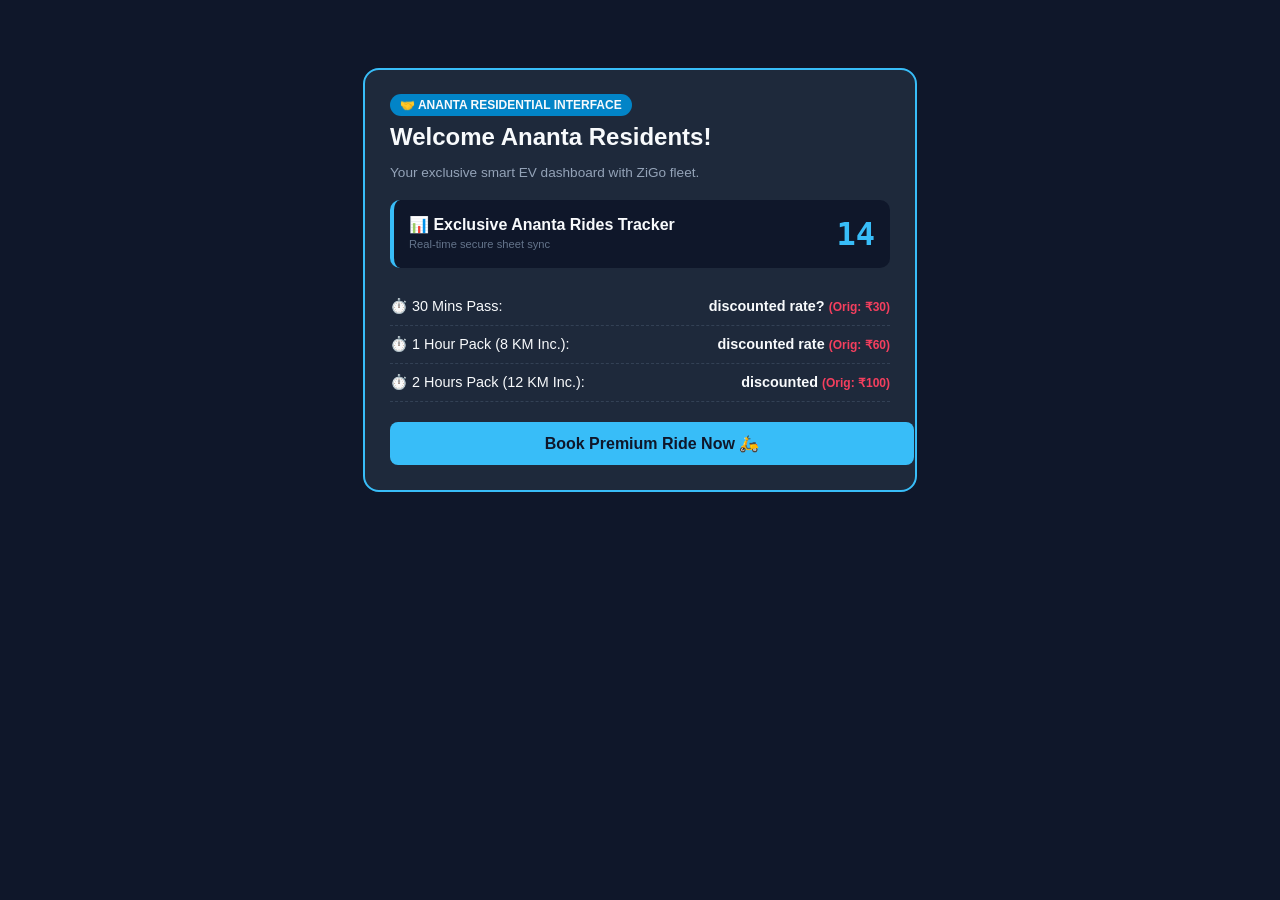
<file: ananta.html>
<!DOCTYPE html>
<html lang="en">
<head>
    <meta charset="UTF-8">
    <meta name="viewport" content="width=device-width, initial-scale=1.0">
    <title>ZiGo - Ananta Exclusive Hub</title>
    <style>
        body { font-family: sans-serif; background: #0f172a; color: #f8fafc; padding: 20px; text-align: center; }
        .card { max-width: 500px; margin: 40px auto; background: #1e293b; border-radius: 16px; padding: 25px; border: 2px solid #38bdf8; text-align: left; }
        .badge { background: #0284c7; padding: 4px 10px; border-radius: 50px; font-size: 0.75rem; font-weight: bold; }
        .counter { background: #0f172a; padding: 15px; border-radius: 10px; border-left: 4px solid #38bdf8; display: flex; justify-content: space-between; align-items: center; margin: 20px 0; }
        .count { font-size: 2rem; font-weight: 900; color: #38bdf8; font-family: monospace; }
        .row { display: flex; justify-content: space-between; padding: 10px 0; border-bottom: 1px dashed #334155; font-size: 0.9rem; }
        .btn { display: block; width: 100%; background: #38bdf8; color: #0f172a; border: none; padding: 12px; border-radius: 8px; font-size: 1rem; font-weight: bold; cursor: pointer; text-align: center; text-decoration: none; margin-top: 20px; }
    </style>
</head>
<body>
    <div class="card">
        <span class="badge">🤝 ANANTA RESIDENTIAL INTERFACE</span>
        <h2 style="margin: 10px 0 5px 0;">Welcome Ananta Residents!</h2>
        <p style="color: #94a3b8; font-size: 0.85rem; margin-bottom: 15px;">Your exclusive smart EV dashboard with ZiGo fleet.</p>

        <!-- Dynamic Exclusive Counter -->
        <div class="counter">
            <div><strong>📊 Exclusive Ananta Rides Tracker</strong><br><span style="font-size: 0.7rem; color: #64748b;">Real-time secure sheet sync</span></div>
            <div id="liveCount" class="count">14</div>
        </div>

        <!-- Compact Rates Grid -->
        <div class="row"><span>⏱️ 30 Mins Pass:</span><strong>discounted rate? <span style="color:#f43f5e; font-size:0.75rem;">(Orig: ₹30)</span></strong></div>
        <div class="row"><span>⏱️ 1 Hour Pack (8 KM Inc.):</span><strong>discounted rate <span style="color:#f43f5e; font-size:0.75rem;">(Orig: ₹60)</span></strong></div>
        <div class="row"><span>⏱️ 2 Hours Pack (12 KM Inc.):</span><strong>discounted <span style="color:#f43f5e; font-size:0.75rem;">(Orig: ₹100)</span></strong></div>

        <a href="tel:7406677730" class="btn">Book Premium Ride Now 🛵</a>
    </div>

    <script>
        // Automatic runtime demo interface initializer
        setInterval(() => {
            // Real-time counter value update link can be wired here
            document.getElementById("liveCount").innerText = "14";
        }, 5000);
    </script>
</body>
</html>
</file>
